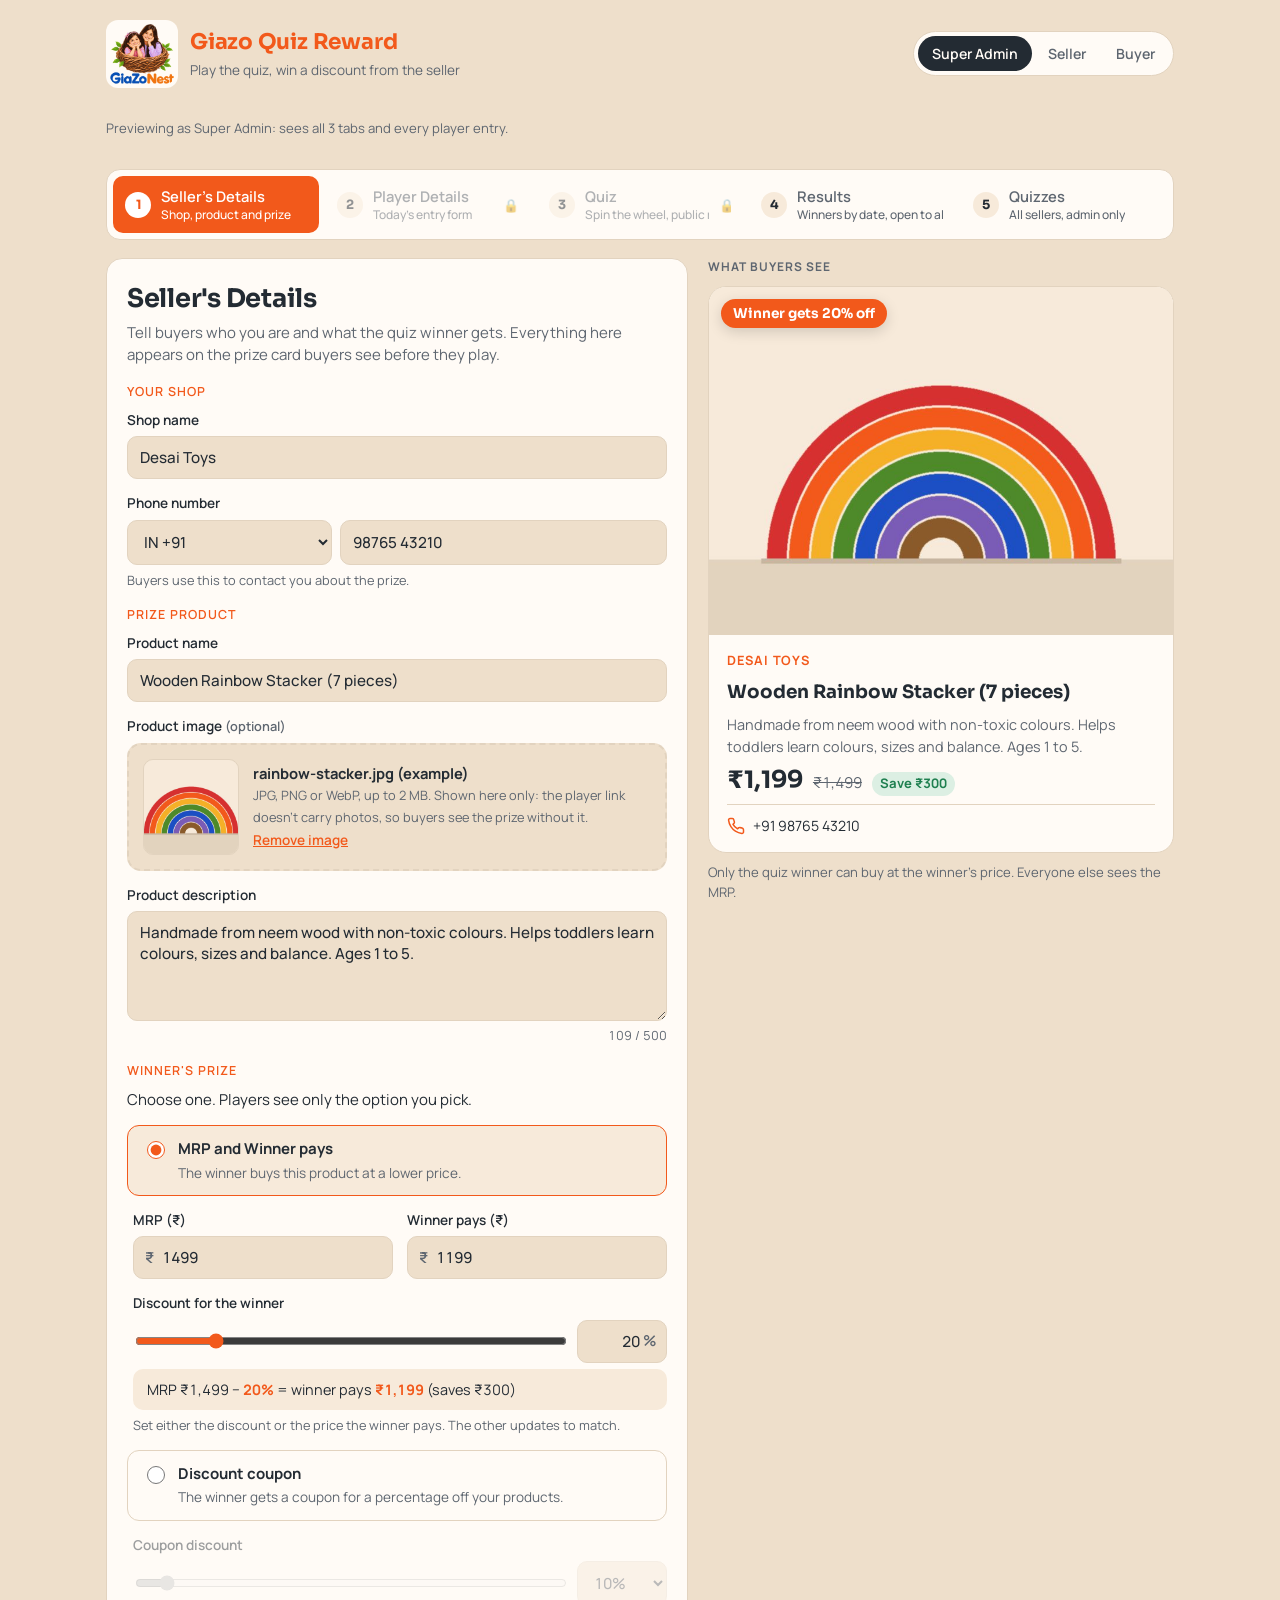
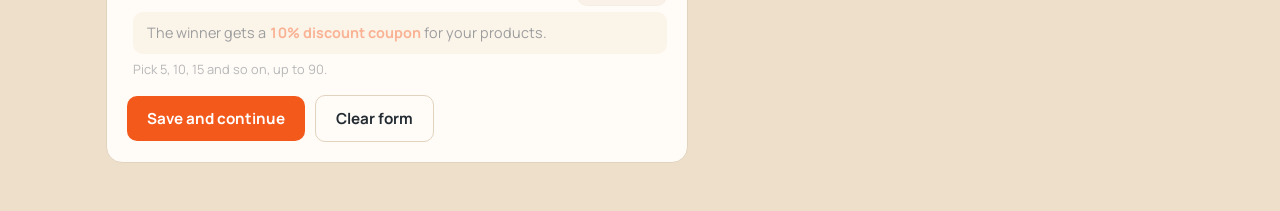
<file: index.html>
<!doctype html>
<html lang="en">
<head>
<meta charset="utf-8">
<meta name="viewport" content="width=device-width, initial-scale=1, viewport-fit=cover">
<title>Giazo Quiz Reward</title>
<link rel="preconnect" href="https://fonts.googleapis.com">
<link rel="preconnect" href="https://fonts.gstatic.com" crossorigin>
<link rel="stylesheet" href="https://fonts.googleapis.com/css2?family=Sora:wght@600;700&family=Manrope:wght@400;500;600;700&display=swap">
<link rel="stylesheet" href="app.css?v=20261025g">

</head>
<body>


<div class="wrap">
  <header class="top">
    <div class="brand">
      <img class="logo" src="[data-uri]" alt="GiaZoNest" width="200" height="186">
      <div><b>Giazo Quiz Reward</b><span>Play the quiz, win a discount from the seller</span></div>
    </div>
    <div class="roles" role="group" aria-label="Preview as">
      <button type="button" data-role="admin" aria-pressed="true">Super Admin</button>
      <button type="button" data-role="seller" aria-pressed="false">Seller</button>
      <button type="button" data-role="buyer" aria-pressed="false">Buyer</button>
    </div>
  </header>
  <p class="rolebar" id="roleNote"></p>

  <nav class="tabs" role="tablist" aria-label="Setup steps">
    <button class="tab" role="tab" id="tab-1" aria-controls="panel-1" aria-selected="true"><i>1</i><span>Seller's Details<small>Shop, product and prize</small></span></button>
    <button class="tab" role="tab" id="tab-2" aria-controls="panel-2" aria-selected="false"><i>2</i><span>Player Details<small>Today's entry form</small></span></button>
    <button class="tab" role="tab" id="tab-3" aria-controls="panel-3" aria-selected="false"><i>3</i><span>Quiz<small>Spin the wheel, public results</small></span></button>
    <button class="tab" role="tab" id="tab-4" aria-controls="panel-4" aria-selected="false"><i>4</i><span>Results<small>Winners by date, open to all</small></span></button>
    <button class="tab" role="tab" id="tab-5" aria-controls="panel-5" aria-selected="false" hidden><i>5</i><span>Quizzes<small>All sellers, admin only</small></span></button>
  </nav>

  <!-- Tab 1: Seller's Details -->
  <section id="panel-1" role="tabpanel" aria-labelledby="tab-1" class="grid2">
    <form class="panel" id="sellerForm" novalidate>
      <div>
        <h1>Seller's Details</h1>
        <p class="sub">Tell buyers who you are and what the quiz winner gets. Everything here appears on the prize card buyers see before they play.</p>
      </div>

      <fieldset>
        <legend>Your shop</legend>
        <div class="field">
          <label for="shop">Shop name</label>
          <input id="shop" maxlength="60" autocomplete="organization" aria-describedby="shopErr">
          <p class="err" id="shopErr"></p>
        </div>
        <div class="field">
          <label for="phone">Phone number</label>
          <div class="phone">
            <select id="cc" aria-label="Country code">
              <option value="IN" data-code="+91" data-len="10" data-start="6789">IN +91</option>
              <option value="AE" data-code="+971" data-len="9" data-start="5">AE +971</option>
              <option value="US" data-code="+1" data-len="10" data-start="23456789">US +1</option>
              <option value="GB" data-code="+44" data-len="10" data-start="7">GB +44</option>
              <option value="AU" data-code="+61" data-len="9" data-start="4">AU +61</option>
              <option value="SG" data-code="+65" data-len="8" data-start="89">SG +65</option>
            </select>
            <input id="phone" type="tel" inputmode="numeric" autocomplete="tel-national" aria-describedby="phoneErr">
          </div>
          <p class="err" id="phoneErr"></p>
          <span class="hint">Buyers use this to contact you about the prize.</span>
        </div>
      </fieldset>

      <fieldset>
        <legend>Prize product</legend>
        <div class="field">
          <label for="pname">Product name</label>
          <input id="pname" maxlength="80" aria-describedby="pnameErr">
          <p class="err" id="pnameErr"></p>
        </div>
        <div class="field">
          <label id="imgLabel">Product image <span class="hint" style="display:inline">(optional)</span></label>
          <div class="drop" id="drop" tabindex="0" role="button" aria-labelledby="imgLabel" aria-describedby="imgErr">
            <div class="thumb" id="thumb">No image</div>
            <div>
              <b id="imgName">Drop a photo here or click to choose</b>
              <span class="hint">JPG, PNG or WebP, up to 2 MB. Shown here only: the player link doesn't carry photos, so buyers see the prize without it.</span><br>
              <button type="button" class="linkbtn" id="imgRemove" hidden>Remove image</button>
            </div>
          </div>
          <input type="file" id="file" accept="image/jpeg,image/png,image/webp" hidden>
          <p class="err" id="imgErr"></p>
        </div>
        <div class="field">
          <label for="desc">Product description</label>
          <textarea id="desc" maxlength="600" aria-describedby="descErr descCount"></textarea>
          <div class="counter" id="descCount">0 / 500</div>
          <p class="err" id="descErr"></p>
        </div>
      </fieldset>

      <fieldset>
        <legend>Winner's prize</legend>
        <p class="hint" style="margin:0">Choose one. Players see only the option you pick.</p>
        <label class="pick"><input type="radio" name="ptype" id="ptPrice" value="price" checked><span><b>MRP and Winner pays</b><small>The winner buys this product at a lower price.</small></span></label>
        <div class="pick-body" id="priceBox">
        <div class="row2">
          <div class="field">
            <label for="mrp">MRP (₹)</label>
            <div class="money"><span>₹</span><input id="mrp" type="text" inputmode="decimal" aria-describedby="mrpErr"></div>
            <p class="err" id="mrpErr"></p>
          </div>
          <div class="field">
            <label for="winPrice">Winner pays (₹)</label>
            <div class="money"><span>₹</span><input id="winPrice" type="text" inputmode="decimal" aria-describedby="winErr"></div>
            <p class="err" id="winErr"></p>
          </div>
        </div>
        <div class="field">
          <label for="pct">Discount for the winner</label>
          <div class="disc">
            <input type="range" id="pctRange" min="5" max="90" step="1" aria-label="Discount percent slider">
            <div class="pct"><input id="pct" type="text" inputmode="numeric" aria-describedby="pctErr"><span>%</span></div>
          </div>
          <p class="err" id="pctErr"></p>
          <div class="calc" id="calc"></div>
          <span class="hint">Set either the discount or the price the winner pays. The other updates to match.</span>
        </div>
        </div>
        <label class="pick"><input type="radio" name="ptype" id="ptCoupon" value="coupon"><span><b>Discount coupon</b><small>The winner gets a coupon for a percentage off your products.</small></span></label>
        <div class="pick-body" id="couponBox">
          <div class="field">
            <label for="coupon">Coupon discount</label>
            <div class="disc">
              <input type="range" id="couponRange" min="5" max="90" step="5" aria-label="Coupon percent slider">
              <div class="pct pct-sel"><select id="coupon" aria-label="Coupon percent"><option value="5">5%</option><option value="10">10%</option><option value="15">15%</option><option value="20">20%</option><option value="25">25%</option><option value="30">30%</option><option value="35">35%</option><option value="40">40%</option><option value="45">45%</option><option value="50">50%</option><option value="55">55%</option><option value="60">60%</option><option value="65">65%</option><option value="70">70%</option><option value="75">75%</option><option value="80">80%</option><option value="85">85%</option><option value="90">90%</option></select></div>
            </div>
            <div class="calc" id="couponCalc"></div>
            <span class="hint">Pick 5, 10, 15 and so on, up to 90.</span>
          </div>
        </div>
      </fieldset>

      <p class="msg" id="formMsg" role="status"></p>
      <div class="actions">
        <button class="btn" type="submit" id="saveBtn">Save and continue</button>
        <button class="btn ghost" type="button" id="resetBtn">Clear form</button>
      </div>
      <div class="share" id="shareBox" hidden>
        <b>Player page is ready</b>
        <span class="small sub" style="margin:0">Share this link with buyers. It opens <b>player.html</b> with Player Details and the Quiz only, showing your prize.</span>
        <div class="linkrow"><input id="shareUrl" readonly aria-label="Player page link"><button class="btn" type="button" id="copyLink">Copy link</button><a class="btn ghost" id="openLink" target="_blank" rel="noopener">Open player.html</a></div>
      </div>
    </form>

    <aside class="preview" aria-label="Prize card preview">
      <span class="label">What buyers see</span>
      <article class="card">
        <div class="img" id="pvImg"><span>Product image</span></div>
        <div class="body">
          <span class="shop" id="pvShop">Your shop</span>
          <h3 id="pvName">Product name</h3>
          <p id="pvDesc">Product description</p>
          <div class="price"><span class="now" id="pvWin">₹0</span><s id="pvMrp">₹0</s><span class="save" id="pvSave"></span></div>
          <div class="contact">
            <svg width="18" height="18" viewBox="0 0 24 24" fill="none" stroke="currentColor" stroke-width="2" stroke-linecap="round" stroke-linejoin="round" aria-hidden="true"><path d="M22 16.9v3a2 2 0 0 1-2.2 2 19.8 19.8 0 0 1-8.6-3.1 19.5 19.5 0 0 1-6-6A19.8 19.8 0 0 1 2.1 4.2 2 2 0 0 1 4.1 2h3a2 2 0 0 1 2 1.7c.1.9.4 1.8.7 2.7a2 2 0 0 1-.5 2.1L8 9.8a16 16 0 0 0 6 6l1.3-1.3a2 2 0 0 1 2.1-.4c.9.3 1.8.6 2.7.7a2 2 0 0 1 1.7 2z"/></svg>
            <span id="pvPhone">Phone number</span>
          </div>
        </div>
      </article>
      <span class="note" id="pvNote">Only the quiz winner can buy at the winner's price. Everyone else sees the MRP.</span>
    </aside>
  </section>

  <!-- Tab 2: Player Details -->
  <section id="panel-2" role="tabpanel" aria-labelledby="tab-2" class="grid2" hidden>
    <form class="panel" id="playerForm" novalidate>
      <div>
        <h1>Player Details</h1>
        <p class="sub">Enter your details to play today's quiz. Only the seller and GiaZoNest admin can see them.</p>
      </div>
      <div class="notice" role="note">
        <div class="clock"><b>Today's quiz ends at 00:00:00</b><span class="t" id="clock2">--:--:--</span><span class="small sub" style="margin:0">left</span></div>
        <ul>
          <li>The quiz ends at 00:00:00 tonight and a new quiz starts.</li>
          <li>At 00:00:00 today's entries close and are cleared from this form. The results are then shown to everyone in the Quiz tab.</li>
          <li>Fresh entries are accepted on the new date. You can play once per day.</li>
          <li>5 questions in 5 minutes. The best score wins; if scores tie, the faster time wins.</li>
          <li><b>The winner claims the reward at <a href="https://vishalsaxen.github.io/giazonest/shop.html" target="_blank" rel="noopener">vishalsaxen.github.io/giazonest/shop.html</a></b></li>
        </ul>
      </div>
      <div class="mini" id="mini2"></div>
      <div class="field">
        <label for="plName">Name</label>
        <input id="plName" maxlength="50" autocomplete="name" aria-describedby="plNameErr">
        <p class="err" id="plNameErr"></p>
      </div>
      <div class="field">
        <label for="plEmail">Email</label>
        <input id="plEmail" type="email" inputmode="email" maxlength="254" autocomplete="email" placeholder="name@gmail.com" aria-describedby="plEmailErr">
        <p class="err" id="plEmailErr"></p>
      </div>
      <div class="field">
        <label for="plPhone">Phone number</label>
        <div class="phone">
          <select id="plCc" aria-label="Country code">
            <option value="IN" data-code="+91" data-len="10" data-start="6789">IN +91</option>
            <option value="AE" data-code="+971" data-len="9" data-start="5">AE +971</option>
            <option value="US" data-code="+1" data-len="10" data-start="23456789">US +1</option>
            <option value="GB" data-code="+44" data-len="10" data-start="7">GB +44</option>
            <option value="AU" data-code="+61" data-len="9" data-start="4">AU +61</option>
            <option value="SG" data-code="+65" data-len="8" data-start="89">SG +65</option>
          </select>
          <input id="plPhone" type="tel" inputmode="numeric" autocomplete="tel-national" placeholder="98765 43210" aria-describedby="plPhoneErr">
        </div>
        <p class="err" id="plPhoneErr"></p>
      </div>
      <p class="msg" id="plMsg" role="status"></p>
      <div class="actions"><button class="btn" type="submit" id="plStart">Click here to start quiz</button></div>
    </form>

    <aside class="panel" id="entriesPanel" aria-label="Entries and scores">
      <header style="display:flex;justify-content:space-between;gap:10px;flex-wrap:wrap;align-items:baseline">
        <h2>Entries and scores</h2><span class="private">Private: seller and admin only</span>
      </header>
      <form id="adminLogin" class="login" hidden>
        <p class="small sub" style="margin:0">Sign in to see players' names, emails and phone numbers. Super Admin sees every seller's players; a seller sees only their own. New seller? Enter your email and a password and click Create seller account.</p>
        <div class="field"><label for="loginEmail">Email</label><input id="loginEmail" type="email" autocomplete="username" required></div>
        <div class="field"><label for="loginPass">Password</label><input id="loginPass" type="password" autocomplete="current-password" required></div>
        <p class="msg" id="loginMsg" role="status"></p>
        <div class="actions"><button class="btn" type="submit" id="loginBtn">Sign in</button><button class="btn ghost" type="submit" id="signupBtn">Create seller account</button></div>
      </form>
      <div id="entriesBody" style="display:grid;gap:12px">
      <p class="small sub" id="adminWho" hidden style="margin:0">Signed in as <b id="adminWhoEmail"></b> · <button type="button" class="linkbtn" id="signOut">Sign out</button></p>
      <div class="datebar"><label for="date2">Date</label><input type="date" id="date2"><button class="btn ghost" type="button" id="today2">Today</button></div>
      <div class="tbl"><table>
        <thead><tr><th class="num">#</th><th>Name</th><th>Email</th><th>Phone</th><th id="thSeller" hidden>Seller</th><th>Status</th><th class="num">Score</th><th class="num">Time</th></tr></thead>
        <tbody id="entries"></tbody>
      </table></div>
      <p class="small sub" id="entriesNote" style="margin:0"></p>
      </div>
    </aside>
  </section>

  <!-- Tab 3: Quiz (public) -->
  <section id="panel-3" role="tabpanel" aria-labelledby="tab-3" hidden style="display:grid;gap:20px">
    <div class="panel">
      <div style="display:flex;justify-content:space-between;gap:12px;flex-wrap:wrap;align-items:flex-start">
        <div><h1>Spin the Wheel Quiz</h1><p class="sub" id="q3sub">5 questions in 5 minutes. Best score wins; ties go to the faster time.</p></div>
        <div class="clock"><span class="small sub" style="margin:0">Ends in</span><span class="t" id="clock3">--:--:--</span></div>
      </div>
      <div class="mini" id="mini3"></div>
    </div>

    <div class="play">
      <div class="panel" id="gameArea">
        <div id="game" hidden style="display:grid;gap:14px">
          <div class="hud">
            <div class="stat"><b id="timer">5:00</b><span>Time left</span></div>
            <div class="stat"><b id="score">0</b><span>Points</span></div>
            <div class="stat"><b id="qn">0/5</b><span>Questions</span></div>
          </div>
          <div class="bar"><i id="tbar" style="width:100%"></i></div>
          <div class="dots" id="dots"></div>
          <div class="wheelbox"><div class="pointer"></div><canvas id="wheel" width="760" height="760" aria-label="Quiz wheel"></canvas><div class="hub">SPIN</div></div>
          <button class="btn" type="button" id="spin" style="justify-self:center">Spin the wheel</button>
          <p class="small sub" style="margin:0;text-align:center">The 5-minute timer starts on your first spin.</p>
        </div>
        <div id="qArea"></div>
        <div id="result" hidden style="display:grid;gap:12px"></div>
      </div>

      <div class="panel">
        <header style="display:flex;justify-content:space-between;gap:10px;flex-wrap:wrap;align-items:baseline">
          <h2>Results</h2><span class="small sub" style="margin:0" id="lbCount"></span>
        </header>
        <div class="datebar"><label for="date3">Quiz date</label><input type="date" id="date3"></div>
        <p class="small sub" style="margin:0" id="lbNote"></p>
        <div id="winner3"></div>
        <ol class="lb" id="lb"></ol>
        <p class="small sub" style="margin:0">Names, phone numbers and emails are hidden for everyone. Emails show as x*****@giazonest.com.</p>
      </div>
    </div>
  </section>

  <!-- Tab 4: Results (public, no login) -->
  <section id="panel-4" role="tabpanel" aria-labelledby="tab-4" hidden class="panel" style="display:grid;gap:14px">
    <div style="display:flex;justify-content:space-between;gap:12px;flex-wrap:wrap;align-items:baseline">
      <div><h1>Results</h1><p class="sub" style="margin:0">Each day's results open here after 00:00:00. Names and phone numbers stay hidden; emails show as x*****@giazonest.com.</p></div>
    </div>
    <div class="datebar"><label for="date4">Quiz date</label><input type="date" id="date4" min="2026-10-24"></div>
    <div id="res4" style="display:grid;gap:16px"></div>
  </section>

  <!-- Tab 5: Quizzes (Super Admin only) -->
  <section id="panel-5" role="tabpanel" aria-labelledby="tab-5" hidden class="panel" style="display:grid;gap:14px">
    <div><h1>Sellers' quizzes</h1><p class="sub" style="margin:0">Every quiz sellers posted on a date, with its player link and how many played. Only you can see this.</p></div>
    <div class="datebar"><label for="date5">Date</label><input type="date" id="date5" min="2026-10-24"><button class="btn ghost" type="button" id="today5">Today</button></div>
    <div id="quiz5" style="display:grid;gap:12px"></div>
  </section>

  <section id="panel-0" class="panel" hidden>
    <h1>Today's quiz isn't open yet</h1>
    <p class="sub" style="margin:0">The seller hasn't published today's prize. Check back soon.</p>
  </section>
</div>

<dialog class="confirm" id="confirmDlg" aria-labelledby="confirmTitle">
  <form method="dialog">
    <h2 id="confirmTitle">Are you sure you want to continue?</h2>
    <p id="confirmText"></p>
    <div class="actions"><button class="btn ghost" value="no" type="submit">Cancel</button><button class="btn" value="yes" type="submit" autofocus>Yes, continue</button></div>
  </form>
</dialog>

<script src="firebase-config.js?v=20261025g"></script>
<script src="cloud.js?v=20261025g"></script>
<script src="questions.js?v=20261025g"></script>
<script src="app.js?v=20261025g"></script>


</body>
</html>
</file>
<file: app.css>
/* Layout: app shell with a 3-step tab bar; Tab 1 is a form on the left and a live "what buyers see" prize card on the right. */
:root{
  /* GiaZoNest theme, from giazonest/public/styles.css */
  --bg:#EEDFCB; --surface:#FFFBF6; --ink:#232B33; --muted:#5E6670; --line:#E2D3BF;
  --brand:#F2591B; --brand-ink:#FFFFFF; --accent-soft:#F7EADA;
  --ok:#1E7F4F; --ok-soft:#DCEFE3; --bad:#B3261E; --bad-soft:#F6DEDA;
  --display:"Sora","Segoe UI",system-ui,sans-serif;
  --body:"Manrope","Segoe UI",system-ui,sans-serif;
}
@media (prefers-color-scheme:dark){:root:not([data-theme="light"]){
  --bg:#17130F; --surface:#221C17; --ink:#F1E7DA; --muted:#B3A797; --line:#3A3028;
  --brand:#FF6A2E; --brand-ink:#1A1410; --accent-soft:#2C241D;
  --ok:#5CC98F; --ok-soft:#1B3326; --bad:#F2867E; --bad-soft:#3B1F1B; color-scheme:dark}}
:root[data-theme="dark"]{
  --bg:#17130F; --surface:#221C17; --ink:#F1E7DA; --muted:#B3A797; --line:#3A3028;
  --brand:#FF6A2E; --brand-ink:#1A1410; --accent-soft:#2C241D;
  --ok:#5CC98F; --ok-soft:#1B3326; --bad:#F2867E; --bad-soft:#3B1F1B; color-scheme:dark}
*{box-sizing:border-box}
[hidden]{display:none!important}
html,body{background:var(--bg)}
body{margin:0;color:var(--ink);font-family:var(--body);font-size:15px;line-height:1.5}
.wrap{max-width:1100px;margin:0 auto;padding-inline:16px;padding-block:20px 48px;display:grid;gap:18px}
h1,h2,h3{font-family:var(--display);text-wrap:balance;margin:0}
h1{font-size:1.6rem;font-weight:700;letter-spacing:-.01em}
h2{font-size:1.1rem;font-weight:600}
.sub{color:var(--muted);margin:4px 0 0}

/* Header */
header.top{display:flex;align-items:center;gap:14px;flex-wrap:wrap}
.brand{display:flex;align-items:center;gap:12px}
.brand .logo{width:72px;height:auto;border-radius:12px;background:#FFFBF6;padding:4px}
.brand b{display:block;font-family:var(--display);font-weight:700;font-size:1.35rem;color:var(--brand);letter-spacing:-.01em}
.brand span{color:var(--muted);font-size:.85rem}

/* Tabs */
.tabs{display:grid;grid-template-columns:repeat(4,minmax(0,1fr));gap:6px;background:var(--surface);border:1px solid var(--line);border-radius:14px;padding:6px}
.tab{border:0;background:transparent;color:var(--muted);font:600 .92rem var(--body);padding:10px 12px;border-radius:10px;cursor:pointer;display:flex;align-items:center;gap:10px;text-align:left;min-width:0}
.tab i{flex:none;width:26px;height:26px;border-radius:50%;display:grid;place-items:center;font:700 .8rem var(--display);font-style:normal;background:var(--accent-soft);color:var(--ink)}
.tab span{min-width:0;overflow:hidden;text-overflow:ellipsis;white-space:nowrap}
.tab small{display:block;font-weight:500;font-size:.75rem}
.tab[aria-selected="true"]{background:var(--brand);color:var(--brand-ink)}
.tab[aria-selected="true"] i{background:var(--brand-ink);color:var(--brand)}
.tab.done i{background:var(--ok);color:#fff}
.tab:disabled{cursor:not-allowed;opacity:.5}
.tab .lock{margin-left:auto;font-size:.8rem}
dialog.confirm{border:1px solid var(--line);border-radius:16px;background:var(--surface);color:var(--ink);padding:22px;max-width:min(380px,calc(100vw - 32px));box-shadow:0 20px 50px rgba(0,0,0,.25)}
dialog.confirm::backdrop{background:rgba(35,43,51,.45)}
dialog.confirm h2{margin:0 0 6px}
dialog.confirm p{margin:0 0 18px;color:var(--muted)}
dialog.confirm .actions{justify-content:flex-end}
.datebar{display:flex;gap:8px;align-items:center;flex-wrap:wrap}
.datebar label{font-size:.85rem;font-weight:600;color:var(--muted)}
.datebar input{width:auto;padding:7px 10px}
.winner{border:2px solid var(--brand);border-radius:12px;padding:12px 14px;background:var(--accent-soft);display:grid;gap:2px}
.winner .tag{font-size:.75rem;font-weight:700;text-transform:uppercase;letter-spacing:.07em;color:var(--brand)}
.wait-card{border:1px dashed var(--line);border-radius:12px;padding:18px;text-align:center;display:grid;gap:4px}
@media (max-width:560px){.tab small{display:none}.tab{justify-content:center;flex-direction:column;gap:4px;text-align:center;font-size:.8rem}}

/* Panels */
.grid2{display:grid;grid-template-columns:minmax(0,1.25fr) minmax(0,1fr);gap:20px;align-items:start}
@media (max-width:860px){.grid2{grid-template-columns:minmax(0,1fr)}}
.panel{background:var(--surface);border:1px solid var(--line);border-radius:16px;padding:20px;display:grid;gap:16px;min-width:0}
fieldset{border:0;margin:0;padding:0;display:grid;gap:14px;min-width:0}
legend{font:600 .78rem var(--body);text-transform:uppercase;letter-spacing:.08em;color:var(--brand);padding:0;margin-bottom:10px}
.field{display:grid;gap:6px;min-width:0}
.field>label{font-size:.85rem;font-weight:600}
.field .hint{font-size:.8rem;color:var(--muted)}
.row2{display:grid;grid-template-columns:minmax(0,1fr) minmax(0,1fr);gap:14px}
@media (max-width:480px){.row2{grid-template-columns:minmax(0,1fr)}}
input,select,textarea{font:500 .95rem var(--body);color:var(--ink);background:var(--bg);border:1px solid var(--line);border-radius:10px;padding:10px 12px;width:100%;min-width:0}
textarea{min-height:110px;resize:vertical}
input:focus-visible,select:focus-visible,textarea:focus-visible,button:focus-visible,.drop:focus-visible{outline:2px solid var(--brand);outline-offset:2px}
.invalid{border-color:var(--bad)!important;background:var(--bad-soft)!important}
.err{color:var(--bad);font-size:.82rem;margin:0}
.err:empty{display:none}
.phone{display:grid;grid-template-columns:minmax(0,38%) minmax(0,1fr);gap:8px}
.money{position:relative}
.money span{position:absolute;left:12px;top:50%;transform:translateY(-50%);color:var(--muted);font-weight:600}
.money input{padding-left:28px;font-variant-numeric:tabular-nums}
.counter{font-size:.78rem;color:var(--muted);text-align:right;font-variant-numeric:tabular-nums}
.counter.over{color:var(--bad)}

/* Image upload */
.drop{border:2px dashed var(--line);border-radius:14px;background:var(--bg);padding:14px;display:grid;grid-template-columns:96px minmax(0,1fr);gap:14px;align-items:center;cursor:pointer}
.drop.over{border-color:var(--brand);background:var(--accent-soft)}
.drop .thumb{width:96px;height:96px;border-radius:10px;background:var(--surface);border:1px solid var(--line);display:grid;place-items:center;overflow:hidden;color:var(--muted);font-size:.75rem;text-align:center}
.drop .thumb img{width:100%;height:100%;object-fit:cover}
.drop b{display:block;font-size:.92rem}
.drop .hint{font-size:.8rem;color:var(--muted)}
.linkbtn{background:none;border:0;padding:0;color:var(--brand);font:600 .85rem var(--body);cursor:pointer;text-decoration:underline}

/* Discount */
.disc{display:grid;grid-template-columns:minmax(0,1fr) 90px;gap:12px;align-items:center}
input[type=range]{padding:0;border:0;background:transparent;accent-color:var(--brand)}
.disc .pct{position:relative}
.disc .pct input{padding-right:26px;text-align:right;font-variant-numeric:tabular-nums}
.disc .pct span{position:absolute;right:10px;top:50%;transform:translateY(-50%);color:var(--muted);font-weight:600}
.pick{display:flex;gap:10px;align-items:flex-start;padding:12px 14px;border:1.5px solid var(--line);border-radius:12px;cursor:pointer;background:var(--surface)}
.pick:has(input:checked){border-color:var(--brand);background:var(--accent-soft)}
.pick input{margin-top:3px;accent-color:var(--brand);width:18px;height:18px;flex:none}
.pick span{display:grid;gap:2px}
.pick small{color:var(--muted);font-size:.85rem}
.pick-body{display:grid;gap:14px;padding-left:6px}
.pick-body.off{opacity:.45}
.disc .pct select{width:100%;font-variant-numeric:tabular-nums}
.calc{background:var(--accent-soft);border-radius:10px;padding:10px 14px;font-size:.9rem;font-variant-numeric:tabular-nums}
.calc b{color:var(--brand)}

.btn{border:0;background:var(--brand);color:var(--brand-ink);font:700 .95rem var(--body);padding:12px 20px;border-radius:10px;cursor:pointer}
.btn.ghost{background:transparent;color:var(--ink);border:1px solid var(--line)}
.btn:disabled{opacity:.45;cursor:not-allowed}
.actions{display:flex;gap:10px;flex-wrap:wrap;align-items:center}
.msg{font-size:.88rem;border-radius:10px;padding:10px 14px;margin:0}
.msg.ok{background:var(--ok-soft);color:var(--ok)}
.msg.bad{background:var(--bad-soft);color:var(--bad)}
.msg:empty{display:none}

/* Preview prize card */
.preview{position:sticky;top:16px;display:grid;gap:10px}
.preview .label{font-size:.75rem;font-weight:700;text-transform:uppercase;letter-spacing:.08em;color:var(--muted)}
.card{background:var(--surface);border:1px solid var(--line);border-radius:18px;overflow:hidden;display:grid}
.card .img{position:relative;aspect-ratio:4/3;background:var(--bg);display:grid;place-items:center;color:var(--muted);max-width:100%}
.card .img img{width:100%;height:100%;object-fit:cover}
.ribbon{position:absolute;left:12px;top:12px;background:var(--brand);color:var(--brand-ink);font:700 .85rem var(--display);padding:6px 12px;border-radius:999px;box-shadow:0 4px 14px rgba(0,0,0,.15)}
.card .body{padding:16px 18px;display:grid;gap:8px}
.card .shop{font-size:.8rem;font-weight:700;text-transform:uppercase;letter-spacing:.07em;color:var(--brand);overflow-wrap:anywhere}
.card h3{font-size:1.15rem;overflow-wrap:anywhere}
.card p{margin:0;color:var(--muted);font-size:.9rem;white-space:pre-line;overflow-wrap:anywhere}
.price{display:flex;align-items:baseline;gap:10px;flex-wrap:wrap;font-variant-numeric:tabular-nums}
.price .now{font:700 1.5rem var(--display);color:var(--ink)}
.price s{color:var(--muted)}
.price .save{font-size:.82rem;font-weight:700;color:var(--ok);background:var(--ok-soft);padding:2px 8px;border-radius:999px}
.contact{display:flex;gap:8px;align-items:center;border-top:1px solid var(--line);padding-top:10px;font-size:.88rem;overflow-wrap:anywhere}
.contact svg{flex:none;color:var(--brand)}
.note{font-size:.82rem;color:var(--muted)}

.placeholder{text-align:center;padding:48px 20px;display:grid;gap:10px;justify-items:center}
.placeholder .big{font:700 3rem var(--display);color:var(--brand);line-height:1}
/* Roles (demo switch) */
.roles{display:flex;background:var(--surface);border:1px solid var(--line);border-radius:999px;padding:4px;gap:2px;flex-wrap:wrap;margin-left:auto}
.roles button{border:0;background:transparent;color:var(--muted);font:600 .88rem var(--body);padding:8px 14px;border-radius:999px;cursor:pointer}
.roles button[aria-pressed="true"]{background:var(--ink);color:var(--surface)}
.rolebar{display:flex;align-items:center;gap:10px;flex-wrap:wrap;font-size:.82rem;color:var(--muted)}
.tabs.three{grid-template-columns:repeat(3,minmax(0,1fr))}
.tabs.five{grid-template-columns:repeat(5,minmax(0,1fr))}

/* Tab 2 */
.notice a{color:var(--brand);overflow-wrap:anywhere}
.notice{background:var(--accent-soft);border:1px solid var(--line);border-left:4px solid var(--brand);border-radius:12px;padding:14px 16px;display:grid;gap:6px}
.notice b{font-family:var(--display)}
.notice ul{margin:0;padding-left:18px;display:grid;gap:4px}
.clock{display:flex;align-items:baseline;gap:10px;flex-wrap:wrap}
.clock .t{font:700 1.8rem var(--display);font-variant-numeric:tabular-nums;color:var(--brand);letter-spacing:-.01em}
.mini{display:grid;grid-template-columns:88px minmax(0,1fr);gap:12px;align-items:center;background:var(--bg);border-radius:12px;padding:10px}
.mini img{width:88px;height:66px;object-fit:cover;border-radius:8px}
.mini b{display:block;overflow-wrap:anywhere}
.mini span{font-size:.85rem;color:var(--muted)}
.mini .w{color:var(--brand);font-weight:700}
#panel-2.grid2{grid-template-columns:minmax(0,1fr) minmax(0,1.35fr)}
@media (max-width:860px){#panel-2.grid2{grid-template-columns:minmax(0,1fr)}}
#entries td:first-child{white-space:nowrap}
.tbl{overflow-x:auto}
table{border-collapse:collapse;width:100%;font-size:.88rem}
th{text-align:left;font-size:.72rem;text-transform:uppercase;letter-spacing:.07em;color:var(--muted);font-weight:600;padding:6px 10px;border-bottom:1px solid var(--line);white-space:nowrap}
td{padding:9px 10px;border-bottom:1px solid var(--line);vertical-align:top}
tr:last-child td{border-bottom:0}
td.num{font-variant-numeric:tabular-nums;text-align:right;white-space:nowrap}
.pill{display:inline-block;font-size:.75rem;font-weight:600;padding:2px 9px;border-radius:999px;white-space:nowrap}
.pill.done{background:var(--ok-soft);color:var(--ok)}
.pill.wait{background:var(--accent-soft);color:var(--ink)}
.private{font-size:.78rem;font-weight:700;text-transform:uppercase;letter-spacing:.07em;color:var(--muted)}

/* Tab 3: wheel + quiz */
.play{display:grid;grid-template-columns:minmax(0,1fr) minmax(0,1fr);gap:20px;align-items:start}
@media (max-width:860px){.play{grid-template-columns:minmax(0,1fr)}}
.wheelbox{position:relative;width:100%;max-width:380px;aspect-ratio:1;margin:0 auto}
.wheelbox canvas{width:100%;height:100%;display:block;transition:transform 4.2s cubic-bezier(.17,.9,.22,1)}
.pointer{position:absolute;top:-6px;left:50%;transform:translateX(-50%);width:0;height:0;border-left:16px solid transparent;border-right:16px solid transparent;border-top:28px solid var(--ink);z-index:2}
.hub{position:absolute;inset:50% auto auto 50%;transform:translate(-50%,-50%);width:22%;aspect-ratio:1;border-radius:50%;background:var(--surface);border:4px solid var(--ink);display:grid;place-items:center;font:700 .8rem var(--display);color:var(--ink);z-index:2}
.hud{display:flex;gap:10px;flex-wrap:wrap}
.stat{background:var(--bg);border-radius:10px;padding:8px 14px;min-width:96px}
.stat b{display:block;font-family:var(--display);font-size:1.4rem;font-variant-numeric:tabular-nums}
.stat b.low{color:var(--bad)}
.stat span{font-size:.72rem;color:var(--muted);text-transform:uppercase;letter-spacing:.06em}
.bar{height:6px;background:var(--line);border-radius:3px;overflow:hidden}
.bar i{display:block;height:100%;background:var(--brand);transition:width 1s linear}
.dots{display:flex;gap:6px}
.dots i{width:28px;height:8px;border-radius:4px;background:var(--line)}
.dots i.r{background:var(--ok)} .dots i.w{background:var(--bad)}
.qcard{border:1px solid var(--line);border-radius:12px;padding:16px;display:grid;gap:10px;background:var(--bg)}
.qcard .tag{font-size:.75rem;font-weight:600;text-transform:uppercase;letter-spacing:.07em;color:var(--muted)}
.qcard h3{font-family:var(--body);font-weight:600;font-size:1.05rem}
.opts{display:grid;gap:8px}
.opt{text-align:left;border:1px solid var(--line);background:var(--surface);color:var(--ink);font:500 .95rem var(--body);padding:10px 12px;border-radius:9px;cursor:pointer;display:flex;gap:10px}
.opt b{color:var(--muted);font-size:.85rem}
.opt:hover:not(:disabled){border-color:var(--brand)}
.opt.right{background:var(--ok-soft);border-color:var(--ok)}
.opt.wrong{background:var(--bad-soft);border-color:var(--bad)}
.opt:disabled{cursor:default}
.lb{list-style:none;margin:0;padding:0;display:grid}
.lb li{display:grid;grid-template-columns:28px minmax(0,1fr) auto;gap:10px;align-items:center;padding:9px 0;border-bottom:1px solid var(--line);font-size:.9rem}
.lb li:last-child{border-bottom:0}
.lb .rank{font:700 1rem var(--display);color:var(--muted);text-align:center}
.lb li.first .rank{color:var(--brand)}
.lb .who{min-width:0;display:grid}
.lb .who span{font-size:.8rem;color:var(--muted);overflow-wrap:anywhere}
.lb .sc{text-align:right;font-variant-numeric:tabular-nums;white-space:nowrap}
.lb .sc b{display:block}
.lb li.me{background:var(--accent-soft);border-radius:8px;padding-inline:8px}
.coupon{border:2px dashed var(--brand);border-radius:12px;padding:16px;display:grid;gap:6px;background:var(--accent-soft)}
.coupon .tag{font-size:.75rem;font-weight:700;text-transform:uppercase;letter-spacing:.07em;color:var(--brand)}
.coupon b{font-family:var(--display);font-size:1.6rem;color:var(--brand);line-height:1.1}
.src{font-size:.82rem;color:var(--muted);overflow-wrap:anywhere}
.src a{color:var(--brand)}
@media (prefers-reduced-motion:reduce){*{transition:none!important}.wheelbox canvas{transition-duration:.3s!important}}
.share{border:2px dashed var(--brand);border-radius:12px;padding:14px;display:grid;gap:8px;background:var(--accent-soft)}
.share .linkrow{display:flex;gap:8px;flex-wrap:wrap}
.share input{flex:1 1 220px;min-width:0;font:500 .85rem ui-monospace,Menlo,monospace;padding:9px 10px;border:1px solid var(--line);border-radius:8px;background:var(--surface);color:var(--ink)}
.share a.btn{text-decoration:none;display:inline-flex;align-items:center}
.login{display:grid;gap:12px}
#entriesBody[hidden]{display:none}
@media (max-width:640px){.tabs{grid-template-columns:repeat(2,minmax(0,1fr))}.tabs.three{grid-template-columns:repeat(3,minmax(0,1fr))}}
.res-quiz{display:grid;gap:10px;border:1px solid var(--line);border-radius:14px;padding:14px;background:var(--surface)}
.res-quiz h3{margin:0;font:700 1.05rem var(--display)}
.quiz-row{display:grid;gap:6px;border:1px solid var(--line);border-radius:14px;padding:14px;background:var(--surface)}
.quiz-row h3{margin:0;font:700 1.05rem var(--display)}
.quiz-row .linkrow input{font-size:.85rem}
</file>
